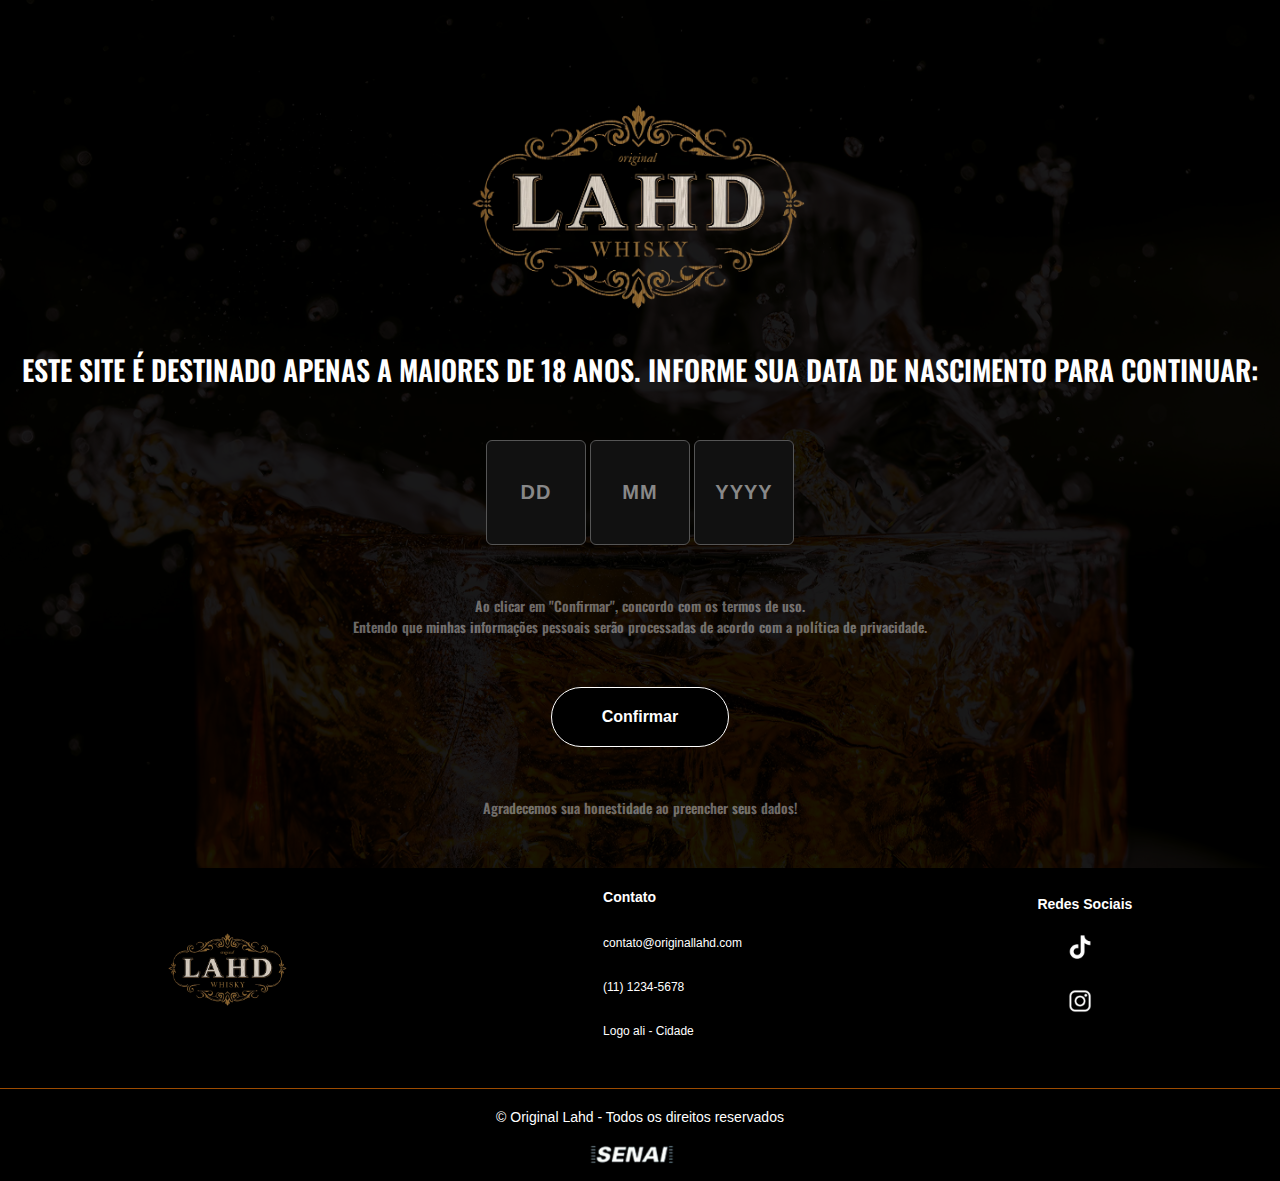
<file: index.html>
<!DOCTYPE html>
<html lang="pt-br">

<head>
    <meta charset="UTF-8">
    <meta name="viewport" content="width=device-width, initial-scale=1.0">
    <style>
        @import url('https://fonts.googleapis.com/css2?family=Libre+Bodoni:ital,wght@0,400..700;1,400..700&family=Oswald:wght@200..700&display=swap');
    </style>
    <link rel="stylesheet" href="https://cdn.jsdelivr.net/npm/bootstrap-icons@1.11.3/font/bootstrap-icons.min.css">
    <link rel="stylesheet" href="style.css">
    <title>Original Lahd</title>
</head>

<body>
    <section class="all">
        <section class="logo">
            <img src="img/logo.png" alt="Logo Original Lahd">
            <h1>ESTE SITE É DESTINADO APENAS A MAIORES DE 18 ANOS. INFORME SUA DATA DE NASCIMENTO PARA CONTINUAR:</h1>
        </section>

        <section class="form-idade">
            <input id="day" type="text" maxlength="2" placeholder="DD">
            <input id="month" type="text" maxlength="2" placeholder="MM">
            <input id="year" type="text" maxlength="4" placeholder="YYYY">
        </section>

        <section class="text-btn">
            <p>Ao clicar em "Confirmar", concordo com os termos de uso. <br> Entendo que minhas informações pessoais serão
                processadas de acordo com a política de privacidade.
            </p>
            <a href="inicio.html"><button type="submit">Confirmar</button></a>
            <p class="txt-dfr">Agradecemos sua honestidade ao preencher seus dados!</p>
        </section>
    </section>

    <footer>
        <section class="rodape">
            <section class="logo-fim">
                <img src="img/logo.png" alt="Logo Lahd">
            </section>

            <section class="ctt">
                <span>Contato</span>
                <p>contato@originallahd.com</p>
                <p>(11) 1234-5678</p>
                <p>Logo ali - Cidade</p>
            </section>

            <section class="redes">
                <span>Redes Sociais</span>
                <a href="#"><img src="img/tiktok.png" alt="Tik Tok"></a>
                <a href="#"><img src="img/instagram.png" alt="Instagram"></a>
            </section>
        </section>
        <hr>
        <section class="direitos">
            <p>© Original Lahd - Todos os direitos reservados </p>
            <img src="img/senai.png" alt="Logo SENAI">
        </section>
    </footer>
</body>
</file>
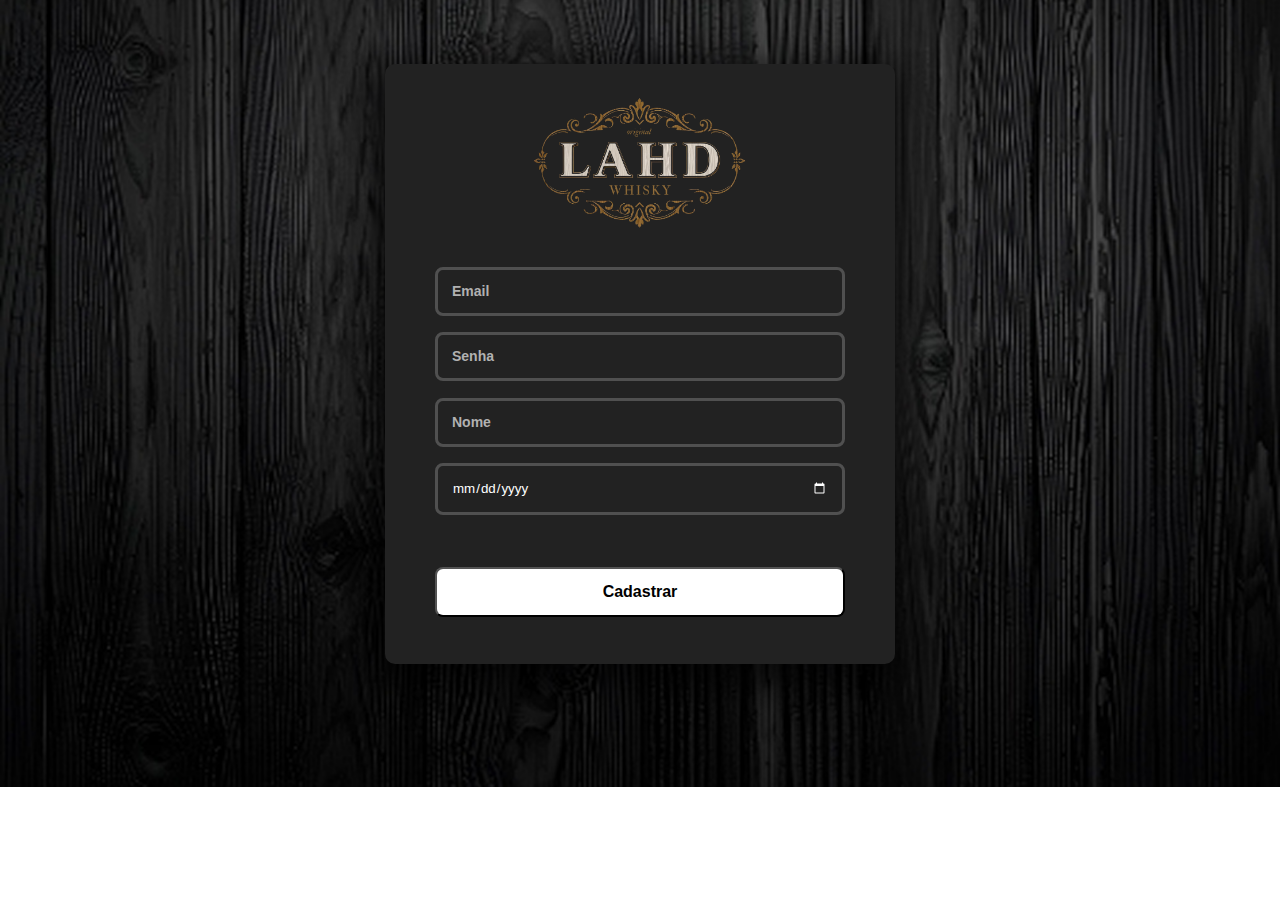
<file: cadastro.html>
<!DOCTYPE html>
<html lang="pt">

<head>
  <meta charset="UTF-8">
  <meta name="viewport" content="width=device-width, initial-scale=1.0">
  <title>Cadastra-se</title>
  <link rel="stylesheet" href="cadastro.css">
</head>

<body>

  <header>
    <section class="box">
      <div class="login-logo">
        <img src="img/logo.png" width="200px" alt="Logo">
        <form>
          <div class="input-entrar">
            <input type="email" id="email" name="email" placeholder="Email" required>
            <input type="password" id="senha" name="senha" placeholder="Senha" required>
            <input type="text" id="text" name="text" placeholder="Nome" required>
            <input type="date" id="data" name="data" class="data-input" required>
          </div>

          <button class="login-button" type="submit">Cadastrar</button>
        </form>
      </div>

      
    </section>
  </header>
</body>

</html>

</html>
</file>
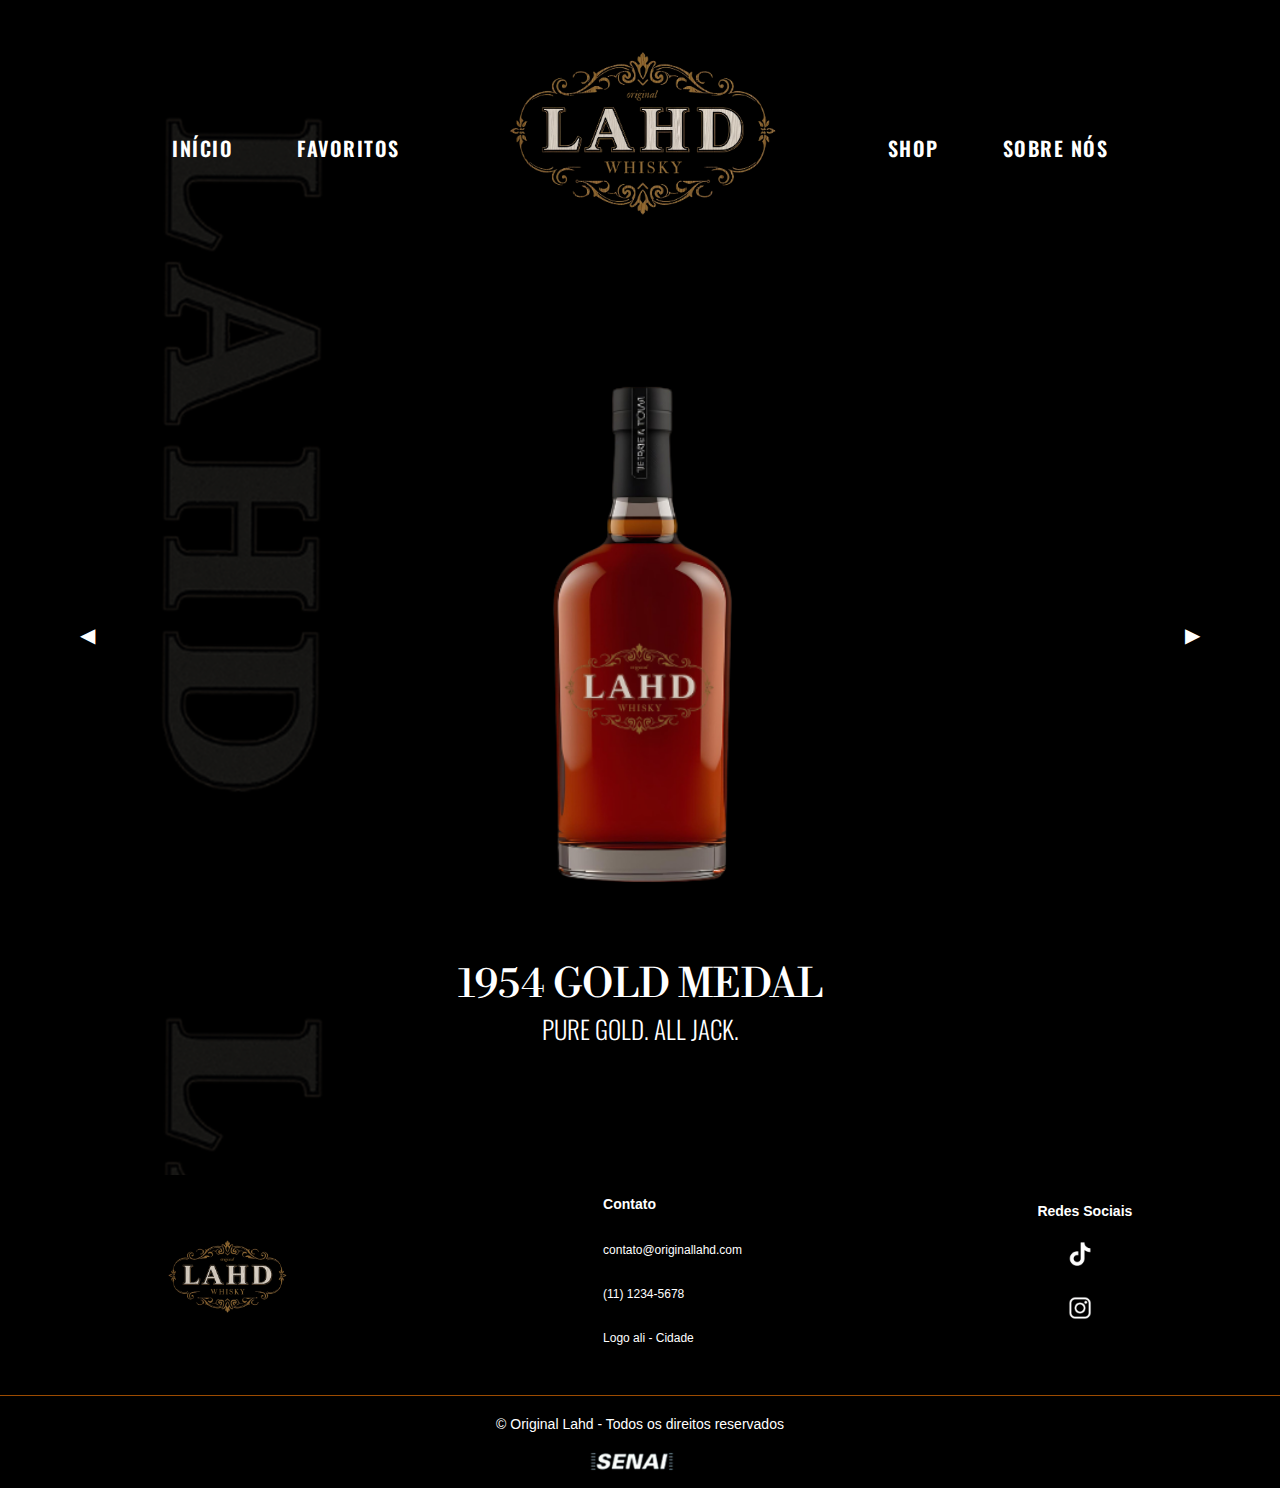
<file: favoritos.html>
<!DOCTYPE html>
<html lang="pt-BR">

<head>
    <meta charset="UTF-8">
    <meta name="viewport" content="width=device-width, initial-scale=1.0">
    <style>
        @import url('https://fonts.googleapis.com/css2?family=Libre+Bodoni:ital,wght@0,400..700;1,400..700&family=Oswald:wght@200..700&display=swap');
    </style>
    <link rel="stylesheet" href="https://cdn.jsdelivr.net/npm/bootstrap-icons@1.11.3/font/bootstrap-icons.min.css">
    <link rel="stylesheet" href="favorito.css">
    <title>Original Lahd - Favoritos</title>
</head>

<body>
    <header>
        <section class="cabecalho">
            <a href="inicio.html">INÍCIO</a>
            <a href="favoritos.html">FAVORITOS</a>
            <img src="img/logo.png" alt="Logo Lahd">
            <a href="shop.html">SHOP</a>
            <a href="sobrenos.html">SOBRE NÓS</a>
        </section>
    </header>

    <main>

        <div class="carousel">
            <button class="prev">◀</button>
            <div class="carousel-track">
                <div class="carousel-item"><img src="img/1.png" alt="Whisky1"></div>
                <div class="carousel-item"><img src="img/2.png" alt="Whisky2"></div>
                <div class="carousel-item"><img src="img/3.png" alt="Whisky3"></div>
                <div class="carousel-item"><img src="img/4.png" alt="Whisky4"></div>
                <div class="carousel-item"><img src="img/5.png" alt="Whisky5"></div>
                <div class="carousel-item"><img src="img/6.png" alt="Whisky6"></div>
                <div class="carousel-item"><img src="img/7.png" alt="Whisky7"></div>
                <div class="carousel-item"><img src="img/garrafa.png" alt="Whisky8"></div>
            </div>
            <button class="next">▶</button>
        </div>
        <script src="script.js"></script>

        <section class="leg">
            <p class="up">1954 GOLD MEDAL</p>
            <p class="down">PURE GOLD. ALL JACK.</p>
        </section>


    </main>

    <footer>
        <section class="rodape">
            <section class="logo-fim">
                <img src="img/logo.png" alt="Logo Lahd">
            </section>

            <section class="ctt">
                <span>Contato</span>
                <p>contato@originallahd.com</p>
                <p>(11) 1234-5678</p>
                <p>Logo ali - Cidade</p>
            </section>

            <section class="redes">
                <span>Redes Sociais</span>
                <a href="#"><img src="img/tiktok.png" alt="Tik Tok"></a>
                <a href="#"><img src="img/instagram.png" alt="Instagram"></a>
            </section>
        </section>
        <hr>
        <section class="direitos">
            <p>© Original Lahd - Todos os direitos reservados </p>
            <img src="img/senai.png" alt="Logo SENAI">
        </section>
    </footer>

</body>

</html>
</file>
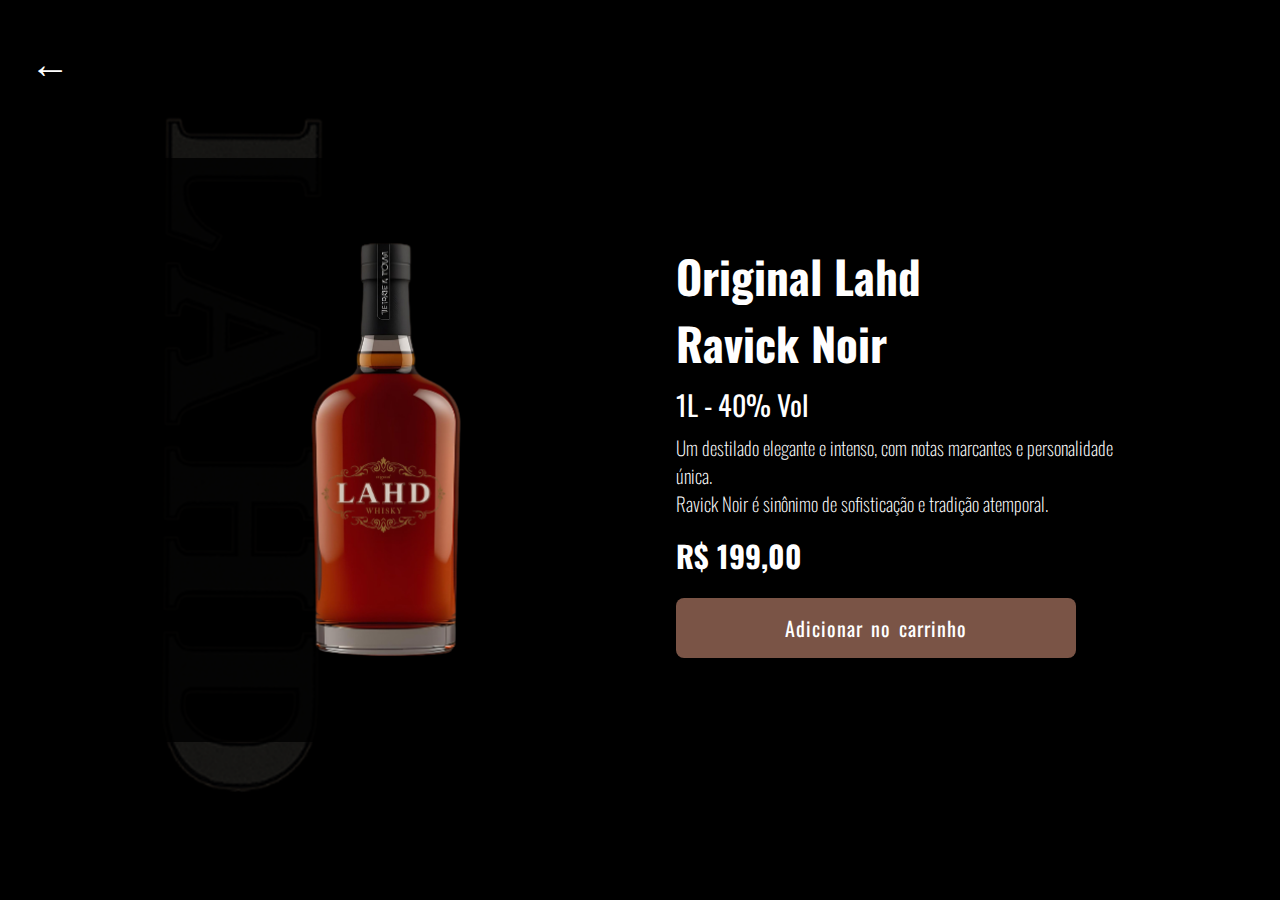
<file: info.html>
<!DOCTYPE html>
<html lang="pt-BR">

<head>
    <meta charset="UTF-8">
    <meta name="viewport" content="width=device-width, initial-scale=1.0">
    <title>Jack Daniel’s Tennessee Whisky</title>
    <link href="https://fonts.googleapis.com/css2?family=Oswald&display=swap" rel="stylesheet">
    <link rel="stylesheet" href="info.css">
</head>

<body>
    <a href="shop.html" class="voltar">←</a>

    <div class="container">
        <div class="produto">
            <img src="img/1.png" alt="Jack Daniel’s">
            <div class="info">
                <h1>Original Lahd<br>Ravick Noir</h1>
                <p class="detalhes">1L - 40% Vol</p>
                <p class="descricao">
                    Um destilado elegante e intenso, com notas marcantes e personalidade única. <br>Ravick Noir é
                    sinônimo
                    de sofisticação e tradição atemporal.
                </p>
                <p class="preco">R$ 199,00</p>
                <button>Adicionar no carrinho</button>
            </div>
        </div>
    </div>
</body>

</html>
</file>
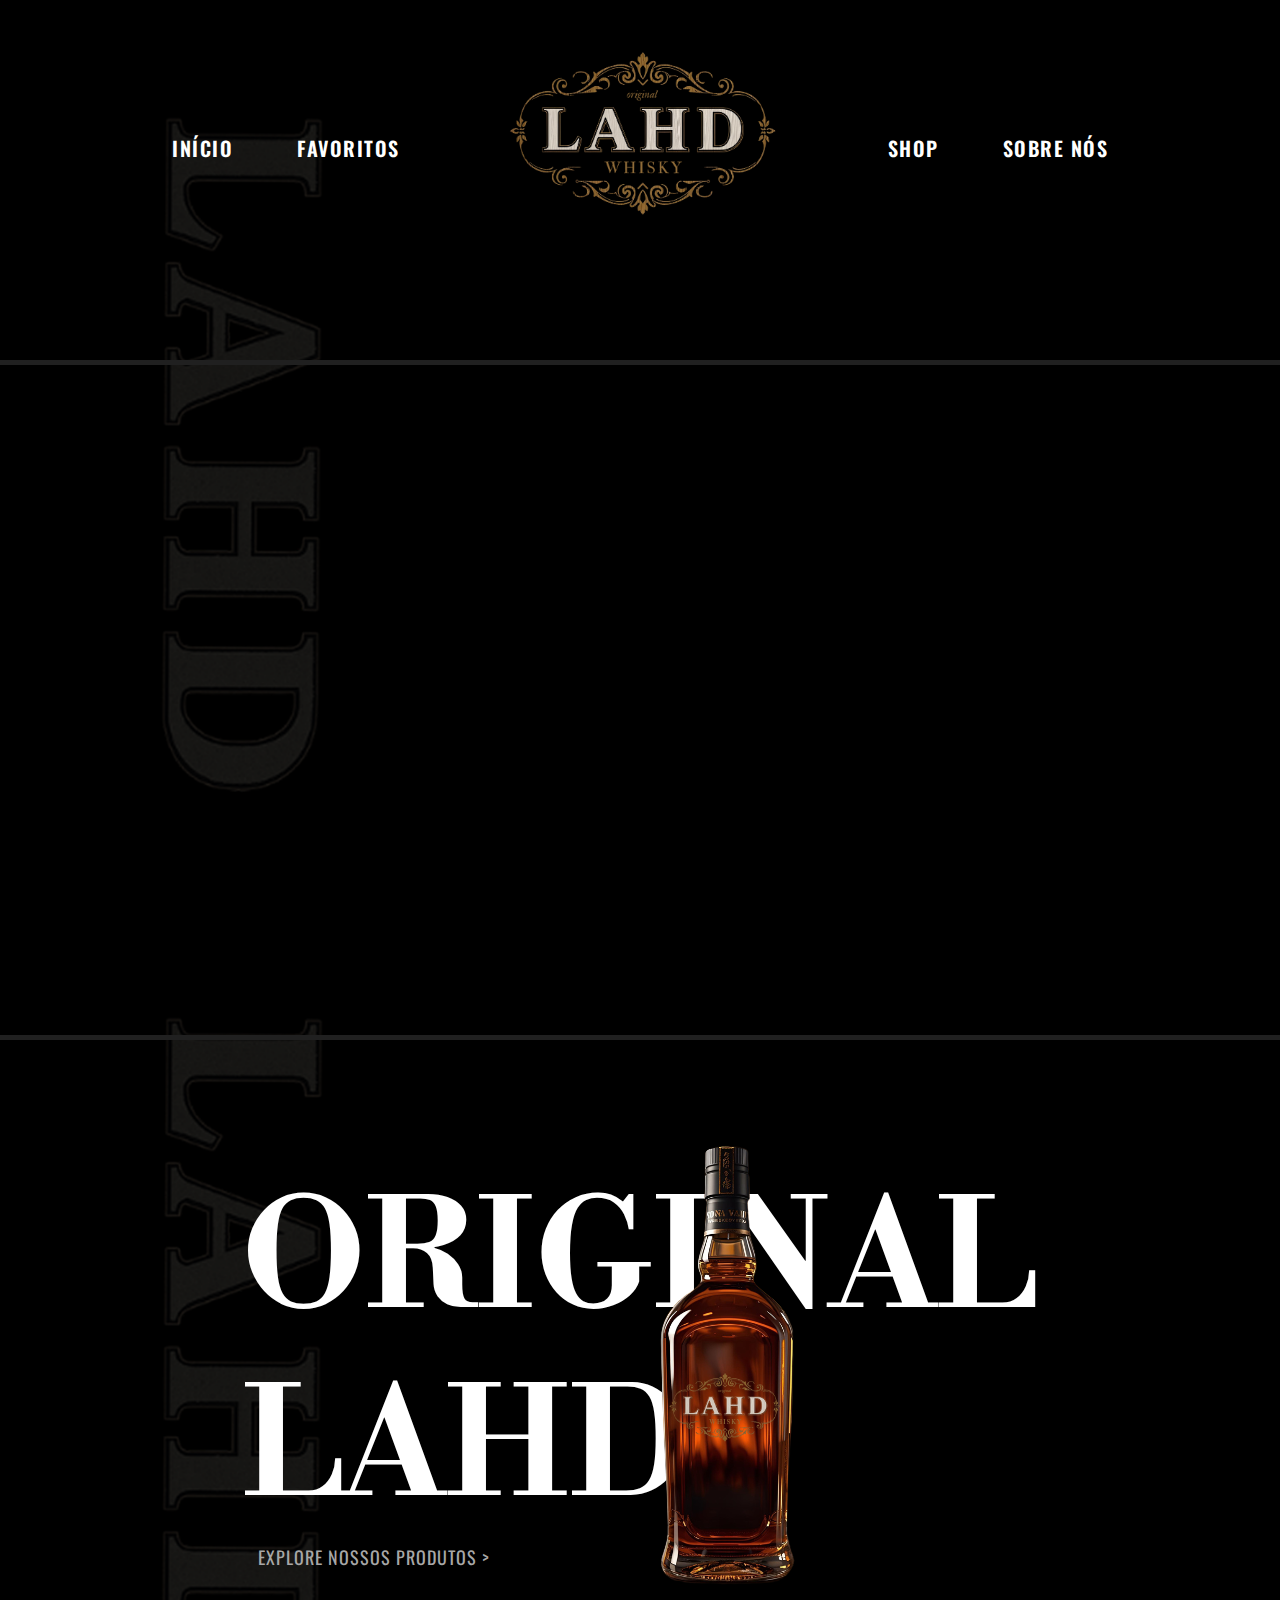
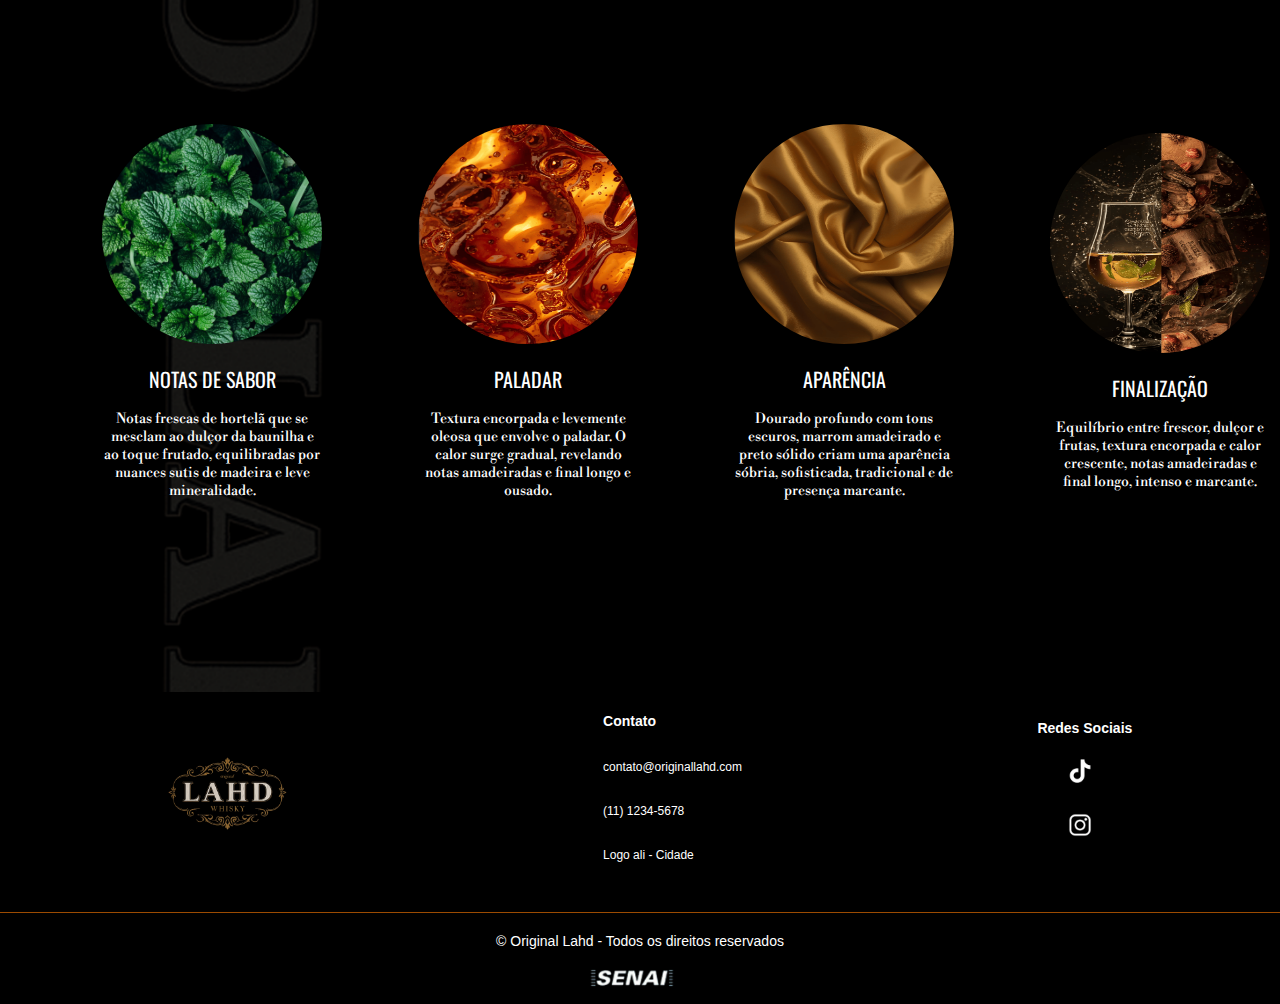
<file: inicio.html>
<!DOCTYPE html>
<html lang="pt-br">

<head>
    <meta charset="UTF-8">
    <meta name="viewport" content="width=device-width, initial-scale=1.0">
    <style>
        @import url('https://fonts.googleapis.com/css2?family=Libre+Bodoni:ital,wght@0,400..700;1,400..700&family=Oswald:wght@200..700&display=swap');
    </style>
    <link rel="stylesheet" href="https://cdn.jsdelivr.net/npm/bootstrap-icons@1.11.3/font/bootstrap-icons.min.css">
    <link rel="stylesheet" href="inicio.css">
    <title>Original Lahd - Início</title>
</head>

<body>
    <header>
        <section class="cabecalho">
            <a href="inicio.html">INÍCIO</a>
            <a href="favoritos.html">FAVORITOS</a>
            <img src="img/logo.png" alt="Logo Lahd">
            <a href="shop.html">SHOP</a>
            <a href="sobrenos.html">SOBRE NÓS</a>
        </section>
    </header>

    <main>

        <iframe src="https://www.youtube.com/embed/PZixkOilByA?si=UO-ROwKlGJFpeH2U" title="YouTube video player"
            frameborder="0"
            allow="accelerometer; autoplay; clipboard-write; encrypted-media; gyroscope; picture-in-picture; web-share"
            referrerpolicy="strict-origin-when-cross-origin" allowfullscreen></iframe>

        <section class="lahd">
            <div class="txt">
                <h1>ORIGINAL <br> LAHD</h1>
                <a href="shop.html">EXPLORE NOSSOS PRODUTOS ></a>
            </div>
            <div class="img">
                <img src="img/2.png" alt="Garrafa de Whisky Lahd">
            </div>
        </section>

        <section class="passos">
            <div class="container">

                <div class="card">
                    <img src="img/sabor.png" alt="Notas de Sabor Hortelã">
                    <div class="t">
                        <span>NOTAS DE SABOR</span>
                        <p>Notas frescas de hortelã que se mesclam ao dulçor da baunilha e ao toque frutado,
                            equilibradas
                            por nuances sutis de madeira e leve mineralidade.</p>
                    </div>
                </div>

                <div class="card">
                    <img src="img/paladar.png" alt="Paladar oleoso">
                    <div class="t">
                        <span>PALADAR</span>
                        <p>Textura encorpada e levemente oleosa que envolve o paladar. O calor surge gradual, revelando
                            notas
                            amadeiradas e final longo e ousado.</p>
                    </div>
                </div>

                <div class="card">
                    <img src="img/aparencia.png" alt="Aparência dourada">
                    <div class="t">
                        <span>APARÊNCIA</span>
                        <p>Dourado profundo com tons escuros, marrom amadeirado e preto sólido criam uma aparência
                            sóbria,
                            sofisticada, tradicional e de presença marcante.</p>
                    </div>
                </div>

                <div class="card">
                    <img src="img/finalizaçao.png" alt="Finalização">
                    <div class="t">
                        <span>FINALIZAÇÃO</span>
                        <p>Equilíbrio entre frescor, dulçor e frutas, textura encorpada e calor crescente, notas
                            amadeiradas
                            e final longo, intenso e marcante.</p>
                    </div>
                </div>

            </div>
        </section>

    </main>

    <footer>
        <section class="rodape">
            <section class="logo-fim">
                <img src="img/logo.png" alt="Logo Lahd">
            </section>

            <section class="ctt">
                <span>Contato</span>
                <p>contato@originallahd.com</p>
                <p>(11) 1234-5678</p>
                <p>Logo ali - Cidade</p>
            </section>

            <section class="redes">
                <span>Redes Sociais</span>
                <a href="#"><img src="img/tiktok.png" alt="Tik Tok"></a>
                <a href="#"><img src="img/instagram.png" alt="Instagram"></a>
            </section>
        </section>
        <hr>
        <section class="direitos">
            <p>© Original Lahd - Todos os direitos reservados </p>
            <img src="img/senai.png" alt="Logo SENAI">
        </section>
    </footer>
</body>

</html>
</file>
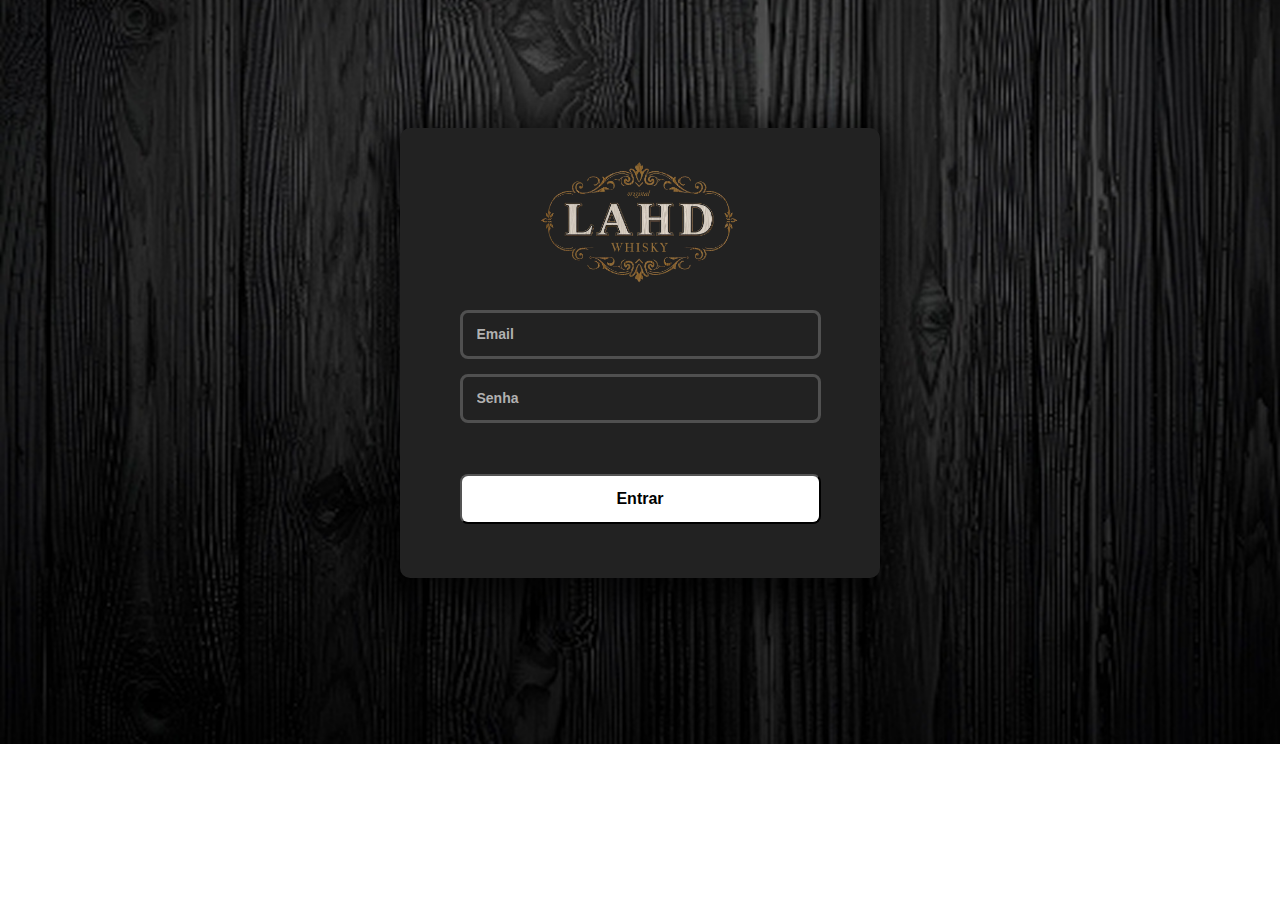
<file: login.html>
<!DOCTYPE html>
<html lang="pt">

<head>
  <meta charset="UTF-8">
  <meta name="viewport" content="width=device-width, initial-scale=1.0">
  <title>Login</title>
  <link rel="stylesheet" href="login.css">
</head>

<body>

  <header>
    <section class="box">
      <div class="login-logo">
        <img src="img/logo.png" width="200px" alt="Logo">
        <form>
          <div class="input-entrar">
            <input type="email" id="email" name="email" placeholder="Email" required>
            <input type="password" id="senha" name="senha" placeholder="Senha" required>
          </div>

          <button class="login-button" type="submit">Entrar</button>
        </form>
      </div>
    </section>
  </header>
</body>

</html>
</file>
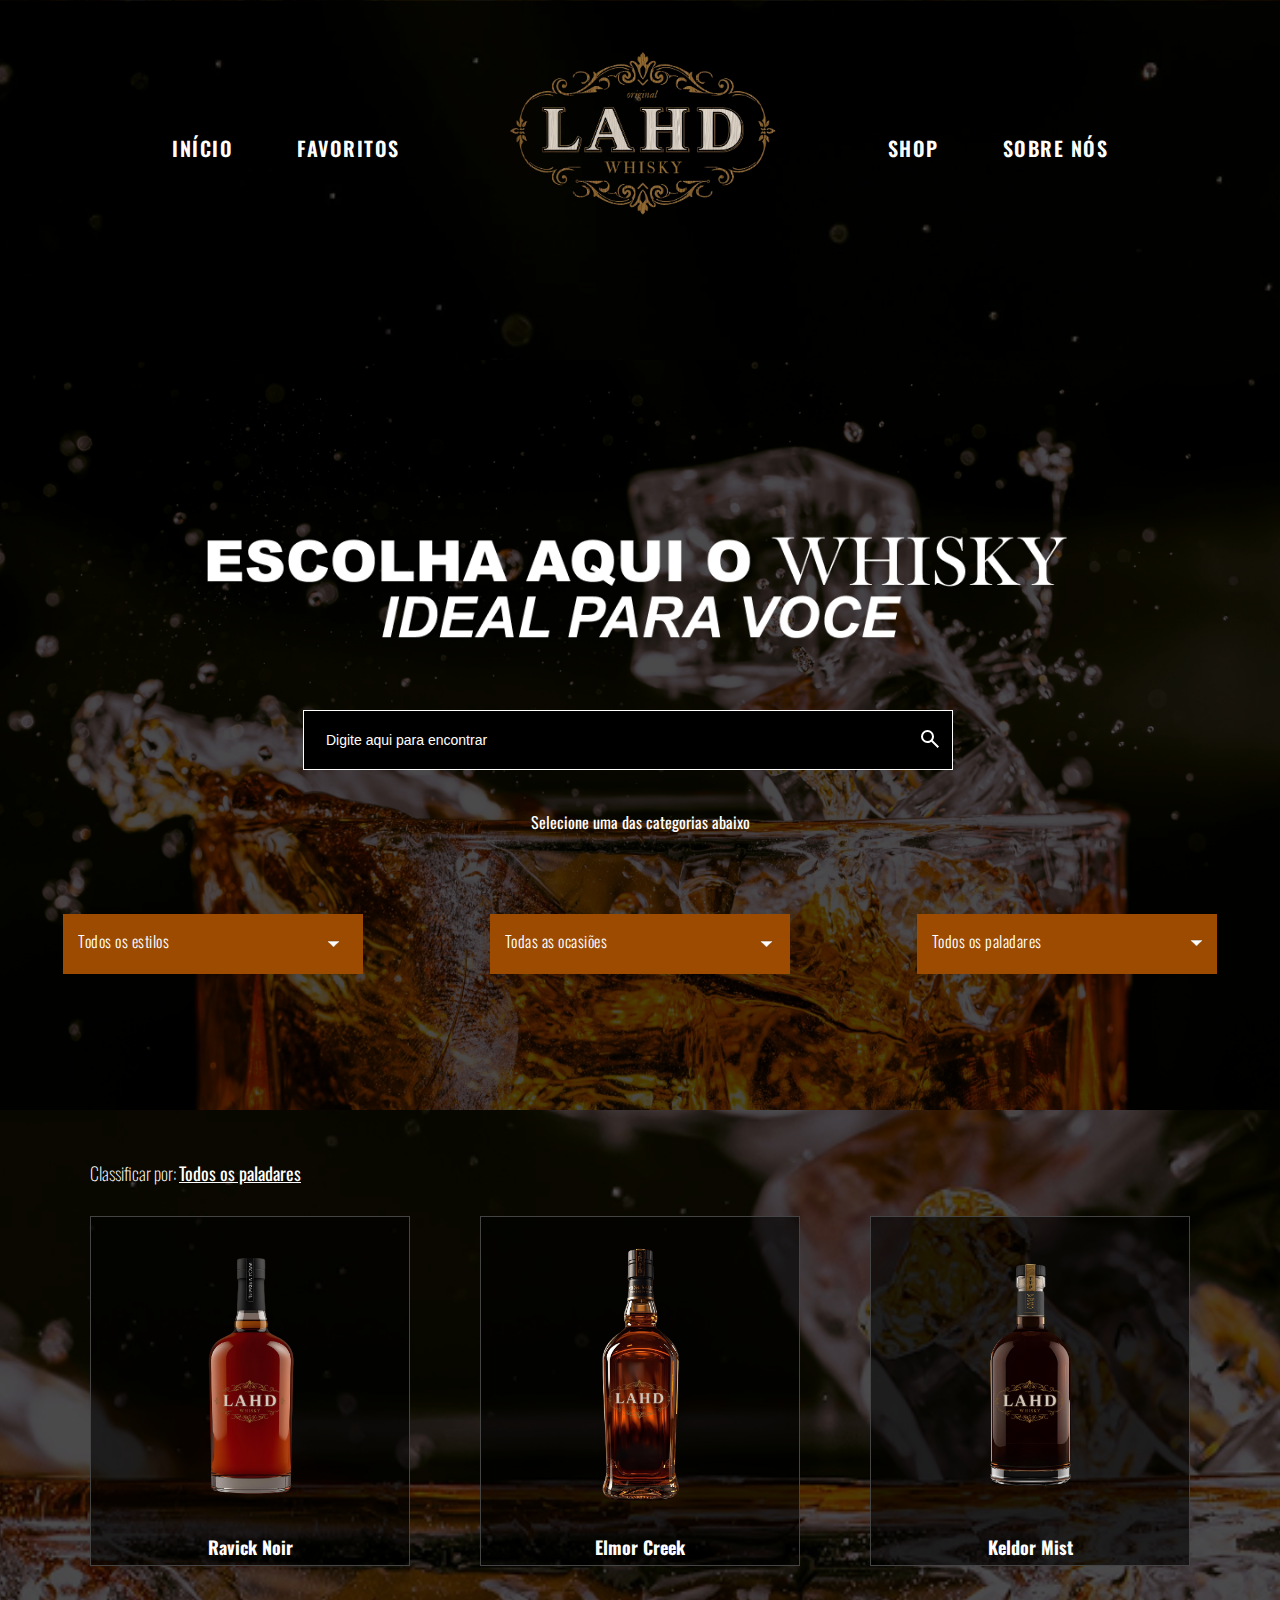
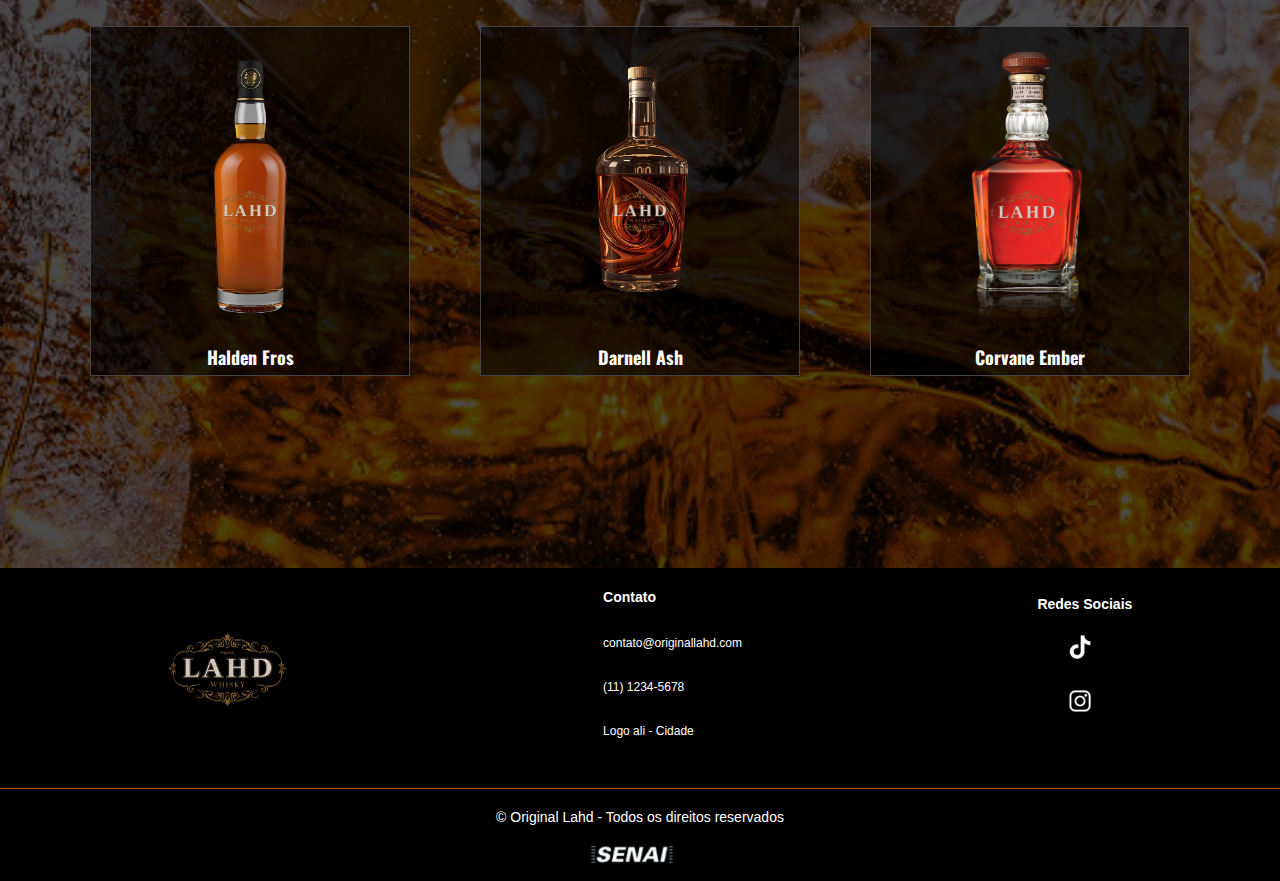
<file: shop.html>
<!DOCTYPE html>
<html lang="pt-br">

<head>
    <meta charset="UTF-8">
    <meta name="viewport" content="width=device-width, initial-scale=1.0">
    <style>
        @import url('https://fonts.googleapis.com/css2?family=Libre+Bodoni:ital,wght@0,400..700;1,400..700&family=Oswald:wght@200..700&display=swap');
    </style>
    <link rel="stylesheet" href="https://cdn.jsdelivr.net/npm/bootstrap-icons@1.11.3/font/bootstrap-icons.min.css">
    <link rel="stylesheet" href="shop.css">
    <title>Original Lahd - Shop</title>
</head>

<body>
    <header>
        <section class="cabecalho">
            <a href="inicio.html">INÍCIO</a>
            <a href="favoritos.html">FAVORITOS</a>
            <img src="img/logo.png" alt="Logo Lahd">
            <a href="shop.html">SHOP</a>
            <a href="sobrenos.html">SOBRE NÓS</a>
        </section>
    </header>

    <main>

        <section class="wllp">
            <section class="search">
                <input type="search" id="searchInput" placeholder="Digite aqui para encontrar">
                <button>
                    <svg xmlns="http://www.w3.org/2000/svg" width="24" height="24" viewBox="0 0 24 24">
                        <path fill="#fff"
                            d="m19.6 21l-6.3-6.3q-.75.6-1.725.95T9.5 16q-2.725 0-4.612-1.888T3 9.5t1.888-4.612T9.5 3t4.613 1.888T16 9.5q0 1.1-.35 2.075T14.7 13.3l6.3 6.3zM9.5 14q1.875 0 3.188-1.312T14 9.5t-1.312-3.187T9.5 5T6.313 6.313T5 9.5t1.313 3.188T9.5 14" />
                    </svg>
                </button>
            </section>

            <section class="leg">
                <p>Selecione uma das categorias abaixo</p>
            </section>

            <section class="box">

                <div class="style">
                    <p>Todos os estilos</p>
                    <button><img src="img/setinha.png" alt="Seta"></button>
                </div>

                <div class="occasion">
                    <p>Todas as ocasiões</p>
                    <button><img src="img/setinha.png" alt="Seta"></button>
                </div>

                <div class="taste">
                    <p>Todos os paladares</p>
                    <button><img src="img/setinha.png" alt="Seta"></button>
                </div>

            </section>

        </section>

        <div class="container">
            <div class="filtro">
                <p>Classificar por: <span>Todos os paladares</span></p>
            </div>

            <div class="cards">
                <a href="info.html">
                    <div class="card">
                        <button class="add-carrinho">
                            <i class="fas fa-cart-plus"></i>
                        </button>
                        <img src="img/1.png" alt="Jack Daniels Gold" />
                        <p>Ravick Noir</p>
                    </div>
                </a>

                <div class="card">
                    <button class="add-carrinho">
                        <i class="fas fa-cart-plus"></i>
                    </button>
                    <img src="img/2.png" alt="Old Parr" />
                    <p>Elmor Creek</p>
                </div>

                <div class="card">
                    <button class="add-carrinho">
                        <i class="fas fa-cart-plus"></i>
                    </button>
                    <img src="img/3.png" alt="Jack Daniels No.7" />
                    <p>Keldor Mist</p>
                </div>

                <div class="filt">
                    <div class="card">
                        <button class="add-carrinho">
                            <i class="fas fa-cart-plus"></i>
                        </button>
                        <img src="img/4.png" alt="Jack Daniels Gold" />
                        <p>Halden Fros</p>
                    </div>

                    <div class="card">
                        <button class="add-carrinho">
                            <i class="fas fa-cart-plus"></i>
                        </button>
                        <img src="img/5.png" alt="Old Parr" />
                        <p>Darnell Ash</p>
                    </div>

                    <div class="card">
                        <button class="add-carrinho">
                            <i class="fas fa-cart-plus"></i>
                        </button>
                        <img src="img/6.png" alt="Jack Daniels No.7" />
                        <p>Corvane Ember</p>
                    </div>
                </div>
            </div>
        </div>

        <!-- link do font awesome (coloca no <head>) -->
        <link rel="stylesheet" href="https://cdnjs.cloudflare.com/ajax/libs/font-awesome/6.5.0/css/all.min.css">


    </main>

    <footer>
        <section class="rodape">
            <section class="logo-fim">
                <img src="img/logo.png" alt="Logo Lahd">
            </section>

            <section class="ctt">
                <span>Contato</span>
                <p>contato@originallahd.com</p>
                <p>(11) 1234-5678</p>
                <p>Logo ali - Cidade</p>
            </section>

            <section class="redes">
                <span>Redes Sociais</span>
                <a href="#"><img src="img/tiktok.png" alt="Tik Tok"></a>
                <a href="#"><img src="img/instagram.png" alt="Instagram"></a>
            </section>
        </section>
        <hr>
        <section class="direitos">
            <p>© Original Lahd - Todos os direitos reservados </p>
            <img src="img/senai.png" alt="Logo SENAI">
        </section>
    </footer>

</body>

</html>
</file>
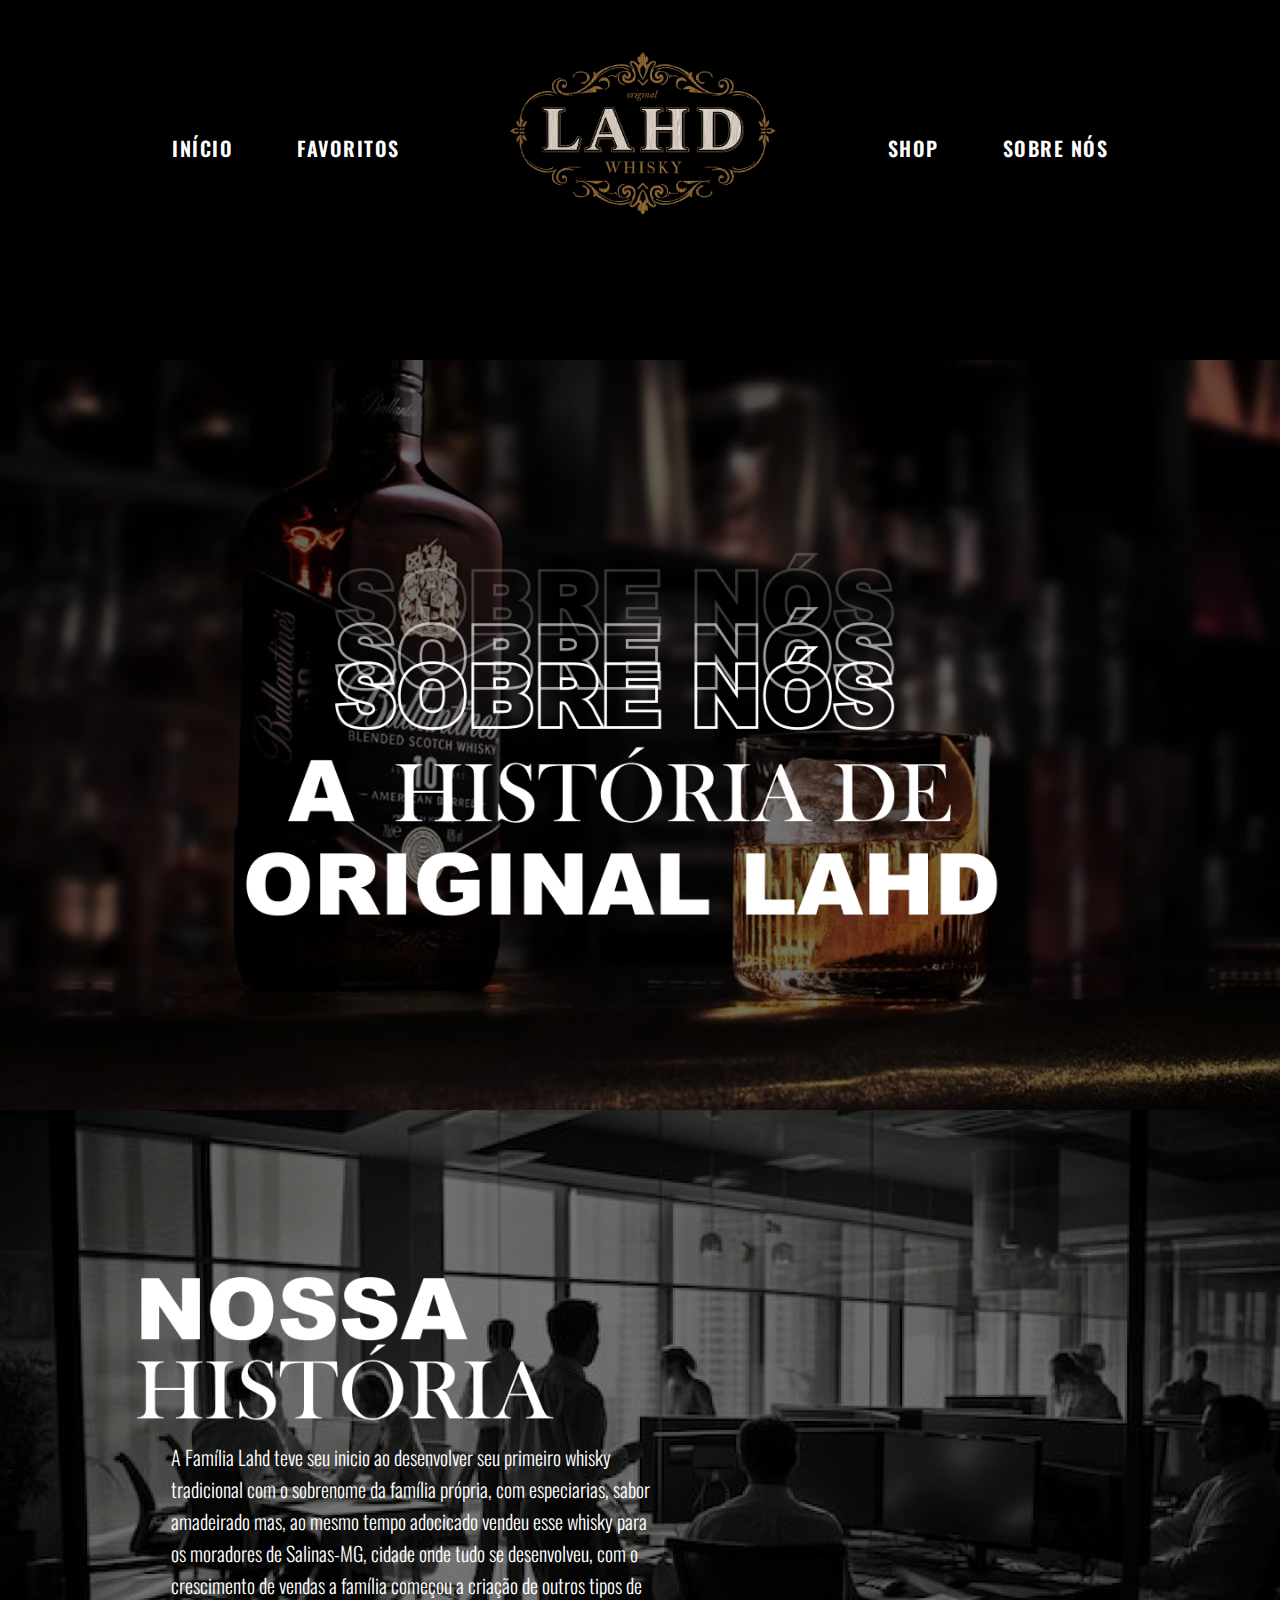
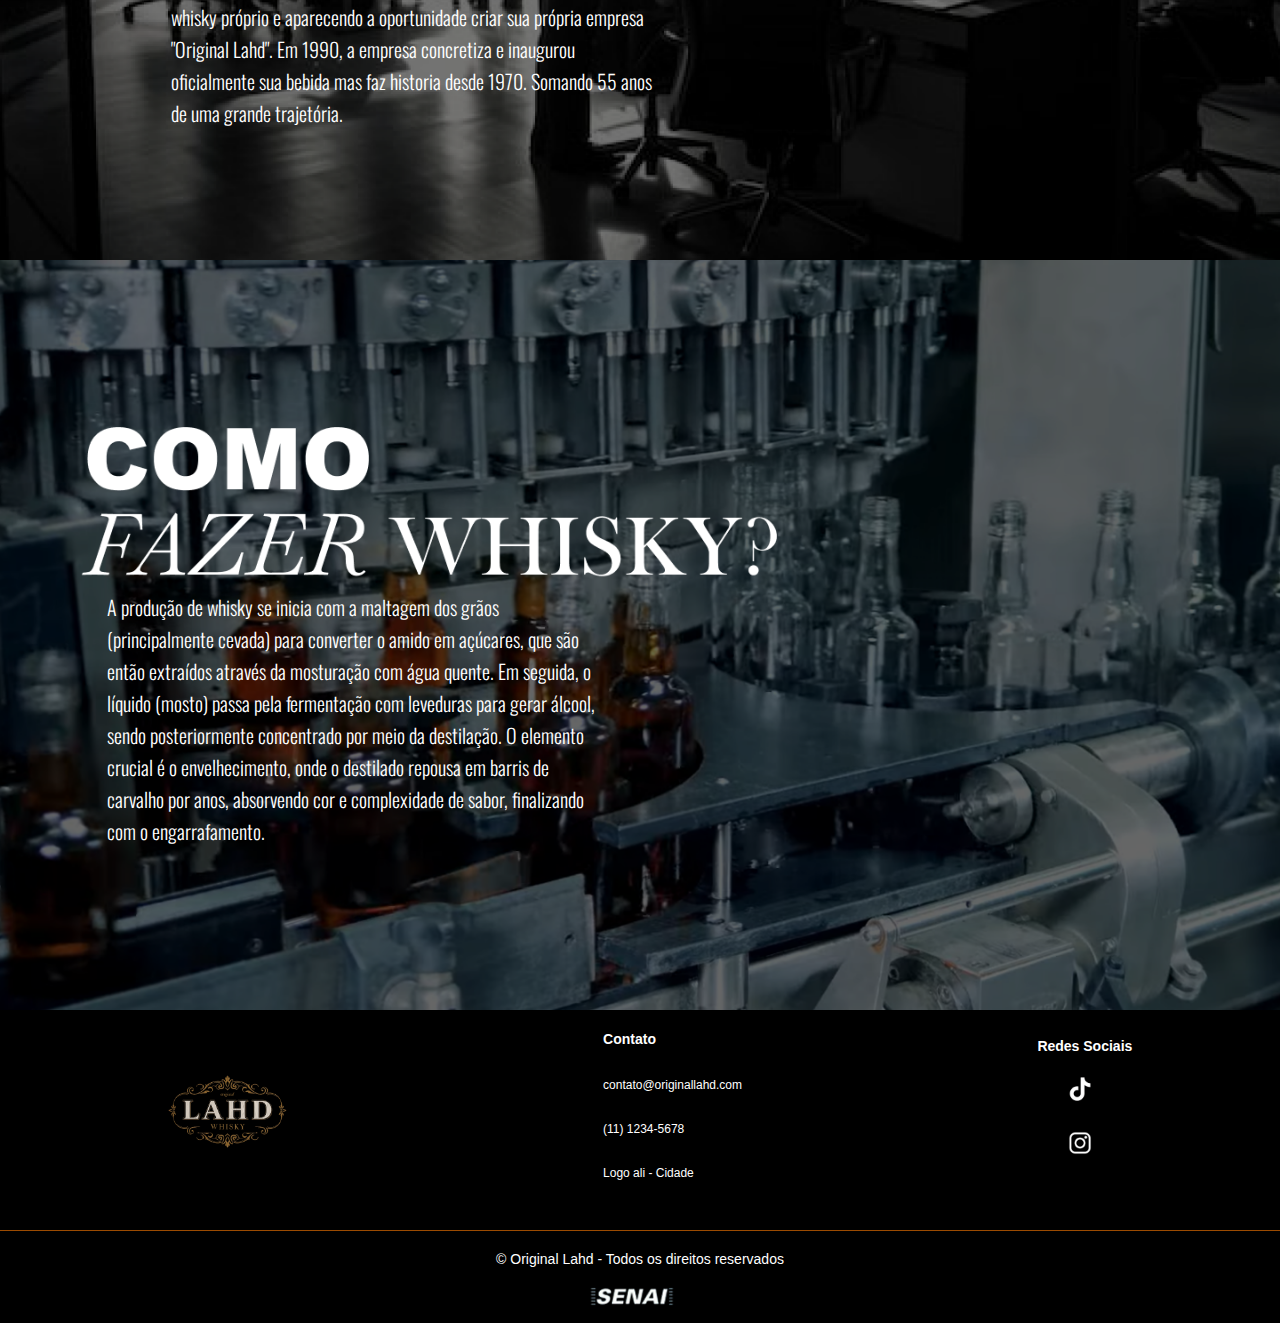
<file: sobrenos.html>
<!DOCTYPE html>
<html lang="pt-br">

<head>
    <meta charset="UTF-8">
    <meta name="viewport" content="width=device-width, initial-scale=1.0">
    <style>
        @import url('https://fonts.googleapis.com/css2?family=Libre+Bodoni:ital,wght@0,400..700;1,400..700&family=Oswald:wght@200..700&display=swap');
    </style>
    <link rel="stylesheet" href="https://cdn.jsdelivr.net/npm/bootstrap-icons@1.11.3/font/bootstrap-icons.min.css">
    <link rel="stylesheet" href="sobrenos.css">
    <title>Original Lahd - Shop</title>
</head>

<body>
    <header>
        <section class="cabecalho">
            <a href="inicio.html">INÍCIO</a>
            <a href="favoritos.html">FAVORITOS</a>
            <img src="img/logo.png" alt="Logo Lahd">
            <a href="shop.html">SHOP</a>
            <a href="sobrenos.html">SOBRE NÓS</a>
        </section>
    </header>

    <main>

        <section class="wllp"></section>

        <section class="hist">
            <p class="h">A Família Lahd teve seu inicio ao desenvolver seu primeiro whisky tradicional com o sobrenome
                da
                família própria, com especiarias, sabor amadeirado mas, ao mesmo tempo adocicado vendeu esse whisky
                para os moradores de Salinas-MG, cidade onde tudo se desenvolveu, com o crescimento de vendas a
                família começou a criação de outros tipos de whisky próprio e aparecendo a oportunidade criar sua
                própria empresa "Original Lahd". Em 1990, a empresa concretiza e inaugurou oficialmente sua bebida
                mas faz historia desde 1970. Somando 55 anos de uma grande trajetória.</p>
        </section>

        <section class="howto">
            <p class="t">A produção de whisky se inicia com a maltagem dos grãos (principalmente cevada) para converter
                o amido em açúcares, que são então extraídos através da mosturação com água quente. Em seguida, o
                líquido (mosto) passa pela fermentação com leveduras para gerar álcool, sendo posteriormente concentrado
                por meio da destilação. O elemento crucial é o envelhecimento, onde o destilado repousa em barris de
                carvalho por anos, absorvendo cor e complexidade de sabor, finalizando com o engarrafamento.</p>
        </section>

    <footer>
        <section class="rodape">
            <section class="logo-fim">
                <img src="img/logo.png" alt="Logo Lahd">
            </section>

            <section class="ctt">
                <span>Contato</span>
                <p>contato@originallahd.com</p>
                <p>(11) 1234-5678</p>
                <p>Logo ali - Cidade</p>
            </section>

            <section class="redes">
                <span>Redes Sociais</span>
                <a href="#"><img src="img/tiktok.png" alt="Tik Tok"></a>
                <a href="#"><img src="img/instagram.png" alt="Instagram"></a>
            </section>
            </section>
            <hr>
            <section class="direitos">
                <p>© Original Lahd - Todos os direitos reservados </p>
                <img src="img/senai.png" alt="Logo SENAI">
            </section>
    </footer>
</file>
<file: style.css>
* {
    margin: 0;
    padding: 0;
    box-sizing: border-box;
}

body {
    background-image: url(img/fundoage.png);
    background-size: cover;
    background-repeat: no-repeat;
    background-position: center;
    background-color: rgba(0, 0, 0, 0.9);
    background-blend-mode: darken;
    height: 100vh;
}

.all {
    display: block;
    text-align: center;
}

.logo img {
    width: 50vh;
    margin: none;
    padding: none;
}

.logo h1 {
    color: #fff;
    font-family: "Oswald", sans-serif;
    font-optical-sizing: auto;
    font-weight: 600;
    font-style: normal;
    margin-top: -105px;
    margin-bottom: 50px;
    font-size: 28px;
}

.form-idade {
    gap: 10px;
}

.form-idade input {
    width: 100px;
    height: 105px;
    padding: 20px;
    text-align: center;
    font-size: 20px;
    font-weight: 700;
    border: 1px solid #555;
    border-radius: 6px;
    background-color: #111;
    color: #fff;
}

.form-idade input::placeholder {
    color: #888;
    letter-spacing: 1px;
}

.text-btn p {
    color: #ffffff68;
    font-family: "Oswald", sans-serif;
    font-optical-sizing: auto;
    font-weight: 600;
    font-style: normal;
    font-size: 14px;
    margin-bottom: 50px;
    margin-top: 50px;
}

.text-btn button {
    background-color: #000;
    color: #fff;
    padding: 20px 50px;
    border-radius: 50px;
    border: 1px solid white;
    cursor: pointer;
    font-size: 16px;
    font-weight: bold;
}

.text-btn button:hover {
    background-color: #fff;
    color: #000;
    border-color: #000;
}

footer {
    background-color: #000;
}

.rodape {
    display: flex;
    text-align: center;
}

.logo-fim img {
    width: 160px;
}

.rodape {
    display: flex;
    justify-content: space-around;
    align-items: center;
    padding-top: 20px;
}

.ctt {
    text-align: left;
}

.rodape span {
    font-family: Arial, Helvetica, sans-serif;
    font-weight: 700;
    color: #fff;
    font-size: 14px;
}

.ctt p {
    color: #fff;
    font-family: Arial, Helvetica, sans-serif;
    margin: 30px 0;
    font-size: 12px;
}

.redes {
    display: flex;
    flex-direction: column;
    text-align: left;
    position: relative;
    top: 20px;
}

.redes span {
    position: relative;
    bottom: 40px;
}

.redes img {
    width: 30px;
    margin: 10px 0;
    position: relative;
    bottom: 30px;
    left: 28px;
}

hr {
    display: flex;
    justify-self: center;
    border: none;
    height: 1px;
    width: 1300px;
    background: #9C4B01;
    margin: 20px 0;
}

.direitos {
    display: flex;
    flex-direction: column;
    text-align: center;
}

.direitos p {
    color: #fff;
    font-family: Arial, Helvetica, sans-serif;
    font-size: 14px;
}

.direitos img {
    width: 150px;
    display: flex;
    align-self: center;
    margin-top: 10px;
    margin-bottom: 8px;
}
</file>
<file: cadastro.css>
* {
    margin: 0;
    padding: 0;
    box-sizing: border-box;
    font-family: sans-serif;
}

* {
    margin: 0;
    padding: 0;
    box-sizing: border-box;
}

body {
    background-image: url(img/fundo.png);
    background-size: cover;
    background-repeat: no-repeat;
    background-position: center;
}


.background {
    background-size: cover;
    display: flex;
    justify-content: center;
    align-items: center;
}

.box {
    display: flex;
    justify-content: center;
    margin-top: 5%;
}

.login-logo {
    width: 510px;
    height: 600px;
    padding: 2px 50px;
    background-color: #222222;
    border-radius: 10px;
    box-shadow: -5px 10px 35px 15px #000000aa;
    text-align: center;
}

.login-logo img {
    width: 70%;
    position: relative;
    bottom: 35px;
}

.login-logo input {
    margin-bottom: 4%;
    position: relative;
    bottom: 90px;
}

.input-entrar input {
    width: 100%;
    padding: 14px;
    border-radius: 8px;
    background-color: transparent;
    border: 3.5px solid #505050;
    color: #fff;
}

input::placeholder {
    color: #B1B1B1;
    font-family: "Oswald", sans-serif;
    font-weight: 600;
    font-size: 14px;
}

button {
    color: #000000;
    font-family: "Oswald", sans-serif;
    font-weight: 600;
    font-size: 16px;
    width: 100%;
    padding: 14px;
    border-radius: 8px;
    position: relative;
    bottom: 54px;
    background-color: #fff;
}

.data-input {
  color: #fff;             
  border: 1px solid #555;
  padding: 8px;
  border-radius: 6px;
}

.data-input::placeholder {
  color: #B1B1B1; 
}

input[type="date"]::-webkit-calendar-picker-indicator {
  filter: invert(1);
}
</file>
<file: favorito.css>
* {
    margin: 0;
    padding: 0;
    box-sizing: border-box;
}

body {
    background-image: url(img/wallpaper.png);
    background-size: cover;
    background-position: center;
    height: 100vh;
}

.cabecalho {
    display: flex;
    flex-direction: row;
    justify-content: center;
    align-items: center;
    gap: 5%;
    position: relative;
    bottom: 2rem;
}

.cabecalho img {
    width: 40vh;
}

.cabecalho a {
    font-family: "Oswald", sans-serif;
    font-weight: 600;
    font-size: 20px;
    text-decoration: none;
    color: #fff;
    letter-spacing: 1.5px;
}

.carousel {
    position: relative;
    width: 100%;
    max-width: 1200px;
    margin: auto;
    overflow: hidden;
}

.carousel-track {
    display: flex;
    transition: transform 0.5s ease;
}

.carousel-item {
    flex: 0 0 100%;
    display: flex;
    justify-content: center;
    align-items: center;
    transition: transform 0.3s ease, opacity 0.3s ease;
    opacity: 0.6;
    padding: 0 20px;
}

.carousel-item img {
    width: 100%;
    max-width: 550px;
    border-radius: 10px;
    transition: transform 0.3s ease;
}

.carousel-item.active {
    transform: scale(1.1);
    opacity: 1;
}

.prev,
.next {
    position: absolute;
    top: 50%;
    transform: translateY(-50%);
    background: rgba(0, 0, 0, 0.5);
    color: white;
    border: none;
    padding: 15px 20px;
    cursor: pointer;
    border-radius: 50%;
    z-index: 10;
    font-size: 20px;
}

.prev:hover,
.next:hover {
    background: rgba(0, 0, 0, 0.8);
}

.prev {
    left: 20px;
}

.next {
    right: 20px;
}

.leg {
    text-align: center;
    margin-top: 50px;
}

.leg p {
    color: #fff;
}

.down {
    font-family: "Oswald", sans-serif;
    font-size: 25px;
    font-weight: 300;
}

.up {
    font-family: "Libre Bodoni", serif;
    font-size: 40px;
    font-weight: 200;
}

footer {
    margin-top: 10%;
    background-color: #000;
}

.rodape {
    display: flex;
    text-align: center;
}

.logo-fim img {
    width: 160px;
}

.rodape {
    display: flex;
    justify-content: space-around;
    align-items: center;
    padding-top: 20px;
}

.ctt {
    text-align: left;
}

.rodape span {
    font-family: Arial, Helvetica, sans-serif;
    font-weight: 700;
    color: #fff;
    font-size: 14px;
}

.ctt p {
    color: #fff;
    font-family: Arial, Helvetica, sans-serif;
    margin: 30px 0;
    font-size: 12px;
}

.redes {
    display: flex;
    flex-direction: column;
    text-align: left;
    position: relative;
    top: 20px;
}

.redes span {
    position: relative;
    bottom: 40px;
}

.redes img {
    width: 30px;
    margin: 10px 0;
    position: relative;
    bottom: 30px;
    left: 28px;
}

hr {
    display: flex;
    justify-self: center;
    border: none;
    height: 1px;
    width: 1300px;
    background: #9C4B01;
    margin: 20px 0;
}

.direitos {
    display: flex;
    flex-direction: column;
    text-align: center;
}

.direitos p {
    color: #fff;
    font-family: Arial, Helvetica, sans-serif;
    font-size: 14px;
}

.direitos img {
    width: 150px;
    display: flex;
    align-self: center;
    margin-top: 10px;
    margin-bottom: 8px;
}
</file>
<file: info.css>
* {
    margin: 0;
    padding: 0;
    box-sizing: border-box;
    font-family: "Oswald", sans-serif;
}

body {
    background: url("img/wallpaper.png") no-repeat center center/cover;
    height: 100vh;
    display: flex;
    justify-content: center;
    align-items: center;
}

.container {
    display: flex;
    justify-content: center;
    align-items: center;
    text-align: left;
    background-color: rgba(0, 0, 0, 0.8);
    color: #fff;
    padding: 40px;
    border-radius: 12px;
}

.produto {
    display: flex;
    align-items: center;
    gap: 40px;
}

.produto img {
    width: 50%;
}

.info h1 {
    font-size: 45px;
    font-weight: 700;
}

.detalhes {
    font-size: 28px;
    margin: 8px 0;
}

.descricao {
    font-size: 19px;
    font-weight: 200;
    margin-bottom: 16px;
}

.preco {
    font-size: 30px;
    font-weight: 700;
    margin-bottom: 20px;
}

button {
    background-color: #7a5446;
    color: white;
    font-weight: 400;
    letter-spacing: 1px;
    word-spacing: 2px;
    font-size: 30px;
    border: none;
    padding: 10px 25px;
    width: 400px;
    height: 60px;
    border-radius: 8px;
    font-size: 20px;
    cursor: pointer;
    transition: 0.3s;
}

button:hover {
    background-color: #8d5f4e;
}

.voltar {
    position: absolute;
    top: 30px;
    left: 30px;
    color: white;
    text-decoration: none;
    font-size: 40px;
    transition: 0.3s;
}

.voltar:hover {
    transform: scale(1.2);
    color: #cac0bc;
}
</file>
<file: inicio.css>
* {
    margin: 0;
    padding: 0;
    box-sizing: border-box;
}

body {
    background-image: url(img/wallpaper.png);
    background-size: cover;
    background-position: center;
    height: 100vh;
}

.cabecalho {
    display: flex;
    flex-direction: row;
    justify-content: center;
    align-items: center;
    gap: 5%;
    position: relative;
    bottom: 2rem;
}

.cabecalho img {
    width: 40vh;
}

.cabecalho a {
    font-family: "Oswald", sans-serif;
    font-weight: 600;
    font-size: 20px;
    text-decoration: none;
    color: #fff;
    letter-spacing: 1.5px;
}

.cabecalho a:hover {
    text-decoration: underline;
}

iframe {
    display: flex;
    justify-self: center;
    height: 42.5rem;
    width: 85rem;
    border: 5px solid #202020;
}

.lahd {
    display: flex;
    justify-content: center;
    align-items: center;
    margin-top: 10%;
}

.txt {
    display: block;
}

.txt h1 {
    color: #fff;
    font-family: "Libre Bodoni", serif;
    font-weight: 800;
    font-size: 150px;
}

.txt a {
    margin-left: 1rem;
    font-size: 18px;
    font-family: "Oswald", sans-serif;
    text-decoration: none;
    cursor: pointer;
    letter-spacing: 1px;
    color: rgb(167 167 167 / var(--tw-text-opacity, 1));
}

.txt a:hover {
    text-decoration: underline;
}

.img {
    z-index: 10;
    position: absolute;
    right: 19rem;
}

.passos {
    margin-top: 12%;
}

.container {
    display: flex;
    justify-content: space-around;
    align-items: center;
    gap: 6rem;
    margin-left: 8%;
    margin-right: 8%;
}

.card {
    text-align: center;
}

.card img {
    width: 220px;
    height: 220px;
    border-radius: 100%;
    margin-bottom: 1rem;
}

.t {
    text-align: center;
    color: #fff;
}

.t span {
    font-family: "Oswald", sans-serif;
    font-size: 20px;
}

.t p {
    margin-top: 1rem;
    font-family: "Libre Bodoni", serif;
    font-weight: 400;
    font-size: 14px;
}

footer {
    margin-top: 15%;
    background-color: #000;
}

.rodape {
    display: flex;
    text-align: center;
}

.logo-fim img {
    width: 160px;
}

.rodape {
    display: flex;
    justify-content: space-around;
    align-items: center;
    padding-top: 20px;
}

.ctt {
    text-align: left;
}

.rodape span {
    font-family: Arial, Helvetica, sans-serif;
    font-weight: 700;
    color: #fff;
    font-size: 14px;
}

.ctt p {
    color: #fff;
    font-family: Arial, Helvetica, sans-serif;
    margin: 30px 0;
    font-size: 12px;
}

.redes {
    display: flex;
    flex-direction: column;
    text-align: left;
    position: relative;
    top: 20px;
}

.redes span {
    position: relative;
    bottom: 40px;
}

.redes img {
    width: 30px;
    margin: 10px 0;
    position: relative;
    bottom: 30px;
    left: 28px;
}

hr {
    display: flex;
    justify-self: center;
    border: none;
    height: 1px;
    width: 1300px;
    background: #9C4B01;
    margin: 20px 0;
}

.direitos {
    display: flex;
    flex-direction: column;
    text-align: center;
}

.direitos p {
    color: #fff;
    font-family: Arial, Helvetica, sans-serif;
    font-size: 14px;
}

.direitos img {
    width: 150px;
    display: flex;
    align-self: center;
    margin-top: 10px;
    margin-bottom: 8px;
}
</file>
<file: login.css>
* {
    margin: 0;
    padding: 0;
    box-sizing: border-box;
    font-family: sans-serif;
}

* {
    margin: 0;
    padding: 0;
    box-sizing: border-box;
}

body {
    background-image: url(img/fundo.png);
    background-size: cover;
    background-repeat: no-repeat;
    background-position: center;
}


.background {
    background-size: cover;
    display: flex;
    justify-content: center;
    align-items: center;
}

.box {
    display: flex;
    justify-content: center;
    margin-top: 10%;
}

.login-logo {
    width: 480px;
    height: 450px;
    padding: 2px 50px;
    background-color: #222222;
    border-radius: 10px;
    box-shadow: -5px 10px 35px 15px #000000aa;
    text-align: center;
}

.login-logo img {
    width: 70%;
    position: relative;
    bottom: 30px;
}

.login-logo input {
    margin-bottom: 4%;
    position: relative;
    bottom: 90px;
}

.input-entrar input {
    width: 95%;
    padding: 14px;
    border-radius: 8px;
    background-color: transparent;
    border: 3.5px solid #505050;
}

input::placeholder {
    color: #B1B1B1;
    font-family: "Oswald", sans-serif;
    font-weight: 600;
    font-size: 14px;
}

button {
    color: #000000;
    font-family: "Oswald", sans-serif;
    font-weight: 600;
    font-size: 16px;
    width: 95%;
    padding: 14px;
    border-radius: 8px;
    position: relative;
    bottom: 54px;
    background-color: #fff;
}
</file>
<file: shop.css>
* {
    margin: 0;
    padding: 0;
    box-sizing: border-box;
}

header {
    width: 100%;
}

.cabecalho {
    display: flex;
    flex-direction: row;
    justify-content: center;
    align-items: center;
    gap: 5%;
    position: relative;
    bottom: 2rem;
}

.cabecalho img {
    width: 40vh;
}

.cabecalho a {
    font-family: "Oswald", sans-serif;
    font-weight: 600;
    font-size: 20px;
    text-decoration: none;
    color: #fff;
    letter-spacing: 1.5px;
}

.cabecalho a:hover {
    text-decoration: underline;
}

.wllp {
    background-image: url('img/wllpp\ shop.png');
    background-size: cover;
    background-position: center;
    height: 750px;
}

.search {
    display: flex;
    justify-content: center;
    align-items: center;
    position: relative;
    top: 350px;
}

.search input {
    height: 60px;
    width: 650px;
    background-color: #000;
    border: 1px solid #fff;
    padding-left: 22px;
}

input::placeholder {
    color: #fff;
    font-size: 14px;
}

button {
    background: none;
    border: none;
    padding: 0;
    cursor: pointer;
    position: relative;
    right: 35px;
}

.leg {
    text-align: center;
    position: relative;
    top: 390px;
    color: #fff;
    font-family: "Oswald", sans-serif;
    font-size: 16px;
    font-weight: 400;
}


.box {
    display: flex;
    justify-content: space-around;
    position: relative;
    top: 470px;
}

.style,
.occasion,
.taste {
    background-color: #9C4B01;
    width: 300px;
    height: 60px;
    display: flex;
    flex-direction: row;
}

.style,
.occasion,
.taste p {
    color: #fff;
    font-family: "Oswald", sans-serif;
    font-size: 16px;
    font-weight: 300;
    letter-spacing: 0.5px;
    padding: 15px;
    padding-top: 15px;
}

.style button {
    position: relative;
    left: 150px;
}

.occasion button {
    position: relative;
    left: 145px;
}

.taste button {
    position: relative;
    left: 125px;
}

body {
    background-image: url('img/wllpps.png');
    background-size: cover;
    background-position: center;
    color: white;
}

.container {
    width: 90%;
    max-width: 1100px;
    margin: 50px auto;
}

.filtro {
    margin-bottom: 30px;
    font-size: 18px;
    font-family: "Oswald", sans-serif;
    font-weight: 200;
}

.filtro span {
    font-weight: 400;
    cursor: pointer;
    text-decoration: underline;
}

.cards {
    display: flex;
    justify-content: space-between;
    flex-wrap: wrap;
}

.card img {
    width: 100%;
    border-radius: 10px;
}

.add-carrinho i {
    color: white;
    font-size: 18px;
}

.card img {
    width: 100%;
    height: auto;
    object-fit: contain;
}

.card {
    position: relative;
    background-color: rgba(0, 0, 0, 0.6);
    border: 1px solid #444;
    width: 320px;
    height: 350px;
    text-align: center;
    padding: 15px;
    transition: transform 0.2s ease, box-shadow 0.2s ease;
    cursor: pointer;
    overflow: hidden;
}

.add-carrinho {
    position: absolute;
    top: 10px;
    right: 10px;
    background-color: rgba(255, 255, 255, 0.15);
    border: none;
    border-radius: 50%;
    padding: 8px;
    cursor: pointer;
    transition: 0.3s ease;
    z-index: 2;
    opacity: 0;
    transform: scale(0.8);
    outline: none;
    border: none;
}

.add-carrinho:focus {
  outline: none;
  box-shadow: none;
}

.card:hover .add-carrinho {
    opacity: 1;
    transform: scale(1);
}

.add-carrinho:hover {
    background-color: rgba(255, 255, 255, 0.3);
    transform: scale(1.1);
}

.card p {
    margin-top: 10px;
    font-size: 18px;
    font-family: "Oswald", sans-serif;
    font-weight: 800;
    color: #fff;
}

.filt {
    display: flex;
    justify-content: space-between;
    align-items: center;
    gap: 70px;
    margin-top: 60px;
}

a {
    text-decoration: none;

}

footer {
    margin-top: 15%;
    background-color: #000;
}

.rodape {
    display: flex;
    text-align: center;
}

.logo-fim img {
    width: 160px;
}

.rodape {
    display: flex;
    justify-content: space-around;
    align-items: center;
    padding-top: 20px;
}

.ctt {
    text-align: left;
}

.rodape span {
    font-family: Arial, Helvetica, sans-serif;
    font-weight: 700;
    color: #fff;
    font-size: 14px;
}

.ctt p {
    color: #fff;
    font-family: Arial, Helvetica, sans-serif;
    margin: 30px 0;
    font-size: 12px;
}

.redes {
    display: flex;
    flex-direction: column;
    text-align: left;
    position: relative;
    top: 20px;
}

.redes span {
    position: relative;
    bottom: 40px;
}

.redes img {
    width: 30px;
    margin: 10px 0;
    position: relative;
    bottom: 30px;
    left: 28px;
}

hr {
    display: flex;
    justify-self: center;
    border: none;
    height: 1px;
    width: 1300px;
    background: #9C4B01;
    margin: 20px 0;
}

.direitos {
    display: flex;
    flex-direction: column;
    text-align: center;
}

.direitos p {
    color: #fff;
    font-family: Arial, Helvetica, sans-serif;
    font-size: 14px;
}

.direitos img {
    width: 150px;
    display: flex;
    align-self: center;
    margin-top: 10px;
    margin-bottom: 8px;
}
</file>
<file: sobrenos.css>
* {
    margin: 0;
    padding: 0;
    box-sizing: border-box;
}

header {
    width: 100%;
    background-color: #000;
}

.cabecalho {
    display: flex;
    flex-direction: row;
    justify-content: center;
    align-items: center;
    gap: 5%;
    position: relative;
    bottom: 2rem;
}

.cabecalho img {
    width: 40vh;
}

.cabecalho a {
    font-family: "Oswald", sans-serif;
    font-weight: 600;
    font-size: 20px;
    text-decoration: none;
    color: #fff;
    letter-spacing: 1.5px;
}

.cabecalho a:hover {
    text-decoration: underline;
}

.wllp {
    background-image: url('img/sobnos.png');
    background-size: cover;
    background-position: center;
    height: 750px;
}

.hist {
    background-image: url('img/sob2.png');
    background-size: cover;
    background-position: center;
    height: 750px;
}

.howto {
    background-image: url('img/sob3.png');
    background-size: cover;
    background-position: center;
    height: 750px;
}

.h {
    color: #fff;
    font-family: "Oswald", sans-serif;
    font-weight: 300;
    font-size: 20px;
    padding: 75px;
    width: 50%;
    line-height: 1.6;
    position: relative;
    top: 16rem;
    left: 6rem;
}

.t {
    color: #fff;
    font-family: "Oswald", sans-serif;
    font-weight: 300;
    font-size: 20px;
    padding: 75px;
    width: 50%;
    line-height: 1.6;
    position: relative;
    top: 16rem;
    left: 2rem;
}

footer {
    background-color: #000;
}

.rodape {
    display: flex;
    text-align: center;
}

.logo-fim img {
    width: 160px;
}

.rodape {
    display: flex;
    justify-content: space-around;
    align-items: center;
    padding-top: 20px;
}

.ctt {
    text-align: left;
}

.rodape span {
    font-family: Arial, Helvetica, sans-serif;
    font-weight: 700;
    color: #fff;
    font-size: 14px;
}

.ctt p {
    color: #fff;
    font-family: Arial, Helvetica, sans-serif;
    margin: 30px 0;
    font-size: 12px;
}

.redes {
    display: flex;
    flex-direction: column;
    text-align: left;
    position: relative;
    top: 20px;
}

.redes span {
    position: relative;
    bottom: 40px;
}

.redes img {
    width: 30px;
    margin: 10px 0;
    position: relative;
    bottom: 30px;
    left: 28px;
}

hr {
    display: flex;
    justify-self: center;
    border: none;
    height: 1px;
    width: 1300px;
    background: #9C4B01;
    margin: 20px 0;
}

.direitos {
    display: flex;
    flex-direction: column;
    text-align: center;
}

.direitos p {
    color: #fff;
    font-family: Arial, Helvetica, sans-serif;
    font-size: 14px;
}

.direitos img {
    width: 150px;
    display: flex;
    align-self: center;
    margin-top: 10px;
    margin-bottom: 8px;
}
</file>
